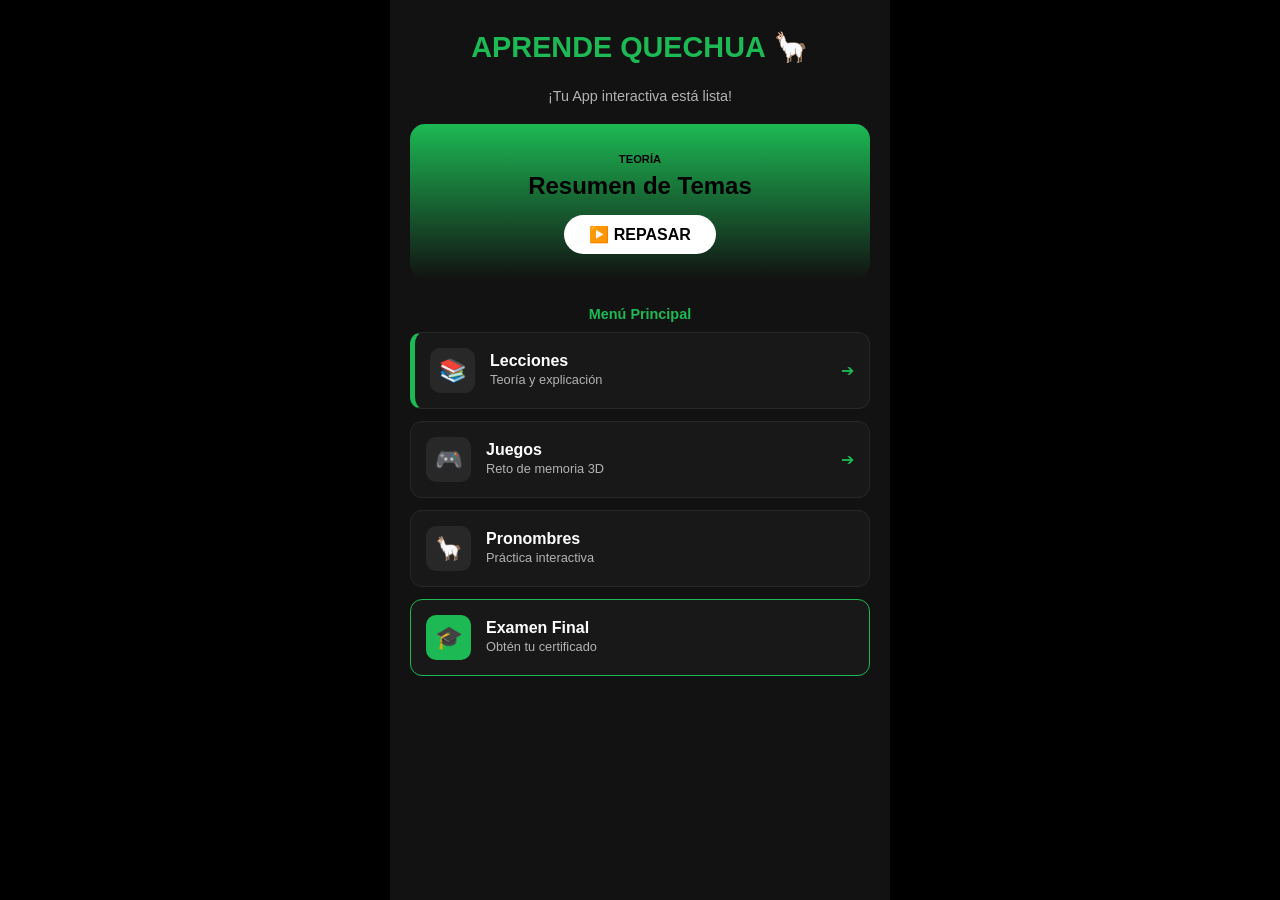
<file: index.html>
<!DOCTYPE html>
<html lang="es">
<head>
    <meta charset="UTF-8">
    <meta name="viewport" content="width=device-width, initial-scale=1.0, maximum-scale=1.0, user-scalable=no">
    <title>Aprende Quechua 🦙</title>
    
    <link rel="manifest" href="manifest.json">
    <meta name="theme-color" content="#1DB954">

    <style>
        body {
            background-color: #000000;
            color: #FFFFFF;
            font-family: 'Segoe UI', Roboto, sans-serif;
            margin: 0;
            display: flex;
            justify-content: center;
        }

        .contenedor {
            width: 100%;
            max-width: 500px;
            background-color: #121212;
            min-height: 100vh;
            padding: 20px;
            box-sizing: border-box;
            display: flex;
            flex-direction: column;
        }

        h1 { color: #1DB954; text-align: center; font-size: 1.8rem; margin: 10px 0; }
        p { color: #b3b3b3; text-align: center; font-size: 0.9rem; margin-bottom: 20px; }
        
        .link-caja { text-decoration: none; color: inherit; display: block; margin-bottom: 12px; }

        .banner-inicio {
            background: linear-gradient(180deg, #1DB954 0%, #121212 100%);
            padding: 25px;
            border-radius: 15px;
            text-align: center;
        }
        .banner-inicio h2 { color: #000; margin: 5px 0; font-size: 1.5rem; }
        .btn-blanco {
            display: inline-block;
            background: #fff;
            color: #000;
            padding: 10px 25px;
            border-radius: 20px;
            font-weight: bold;
            margin-top: 10px;
        }

        .tarjeta-item {
            display: flex;
            align-items: center;
            background-color: #181818;
            padding: 15px;
            border-radius: 12px;
            border: 1px solid #282828;
            transition: 0.2s;
        }
        .tarjeta-item:active { background-color: #282828; transform: scale(0.98); }

        .icono-caja {
            background-color: #282828;
            width: 45px; height: 45px;
            display: flex; align-items: center; justify-content: center;
            border-radius: 10px; font-size: 1.4rem; margin-right: 15px;
        }

        .info .nombre { display: block; font-weight: bold; font-size: 1rem; color: #fff; }
        .info .sub { font-size: 0.8rem; color: #b3b3b3; }

        .seccion-instalador {
            margin-top: auto;
            padding: 30px 0;
            text-align: center;
            border-top: 1px solid #282828;
        }

        .btn-instalar {
            background-color: #ffffff;
            color: #000;
            padding: 15px;
            border-radius: 50px;
            font-weight: bold;
            width: 100%;
            border: none;
            cursor: pointer;
            text-transform: uppercase;
            font-size: 0.85rem;
        }
    </style>
</head>
<body>

<div class="contenedor">
    <h1>APRENDE QUECHUA 🦙</h1>
    <p>¡Tu App interactiva está lista!</p>

    <a href="./lecciones.html" class="link-caja">
        <div class="banner-inicio">
            <span style="color:#000; font-size:0.7rem; font-weight:900;">TEORÍA</span>
            <h2>Resumen de Temas</h2>
            <div class="btn-blanco">▶️ REPASAR</div>
        </div>
    </a>

    <p style="color:#1DB954; font-weight:bold; margin-bottom:10px;">Menú Principal</p>

    <a href="./lecciones.html" class="link-caja">
        <div class="tarjeta-item" style="border-left: 5px solid #1DB954;">
            <div class="icono-caja">📚</div>
            <div class="info">
                <span class="nombre">Lecciones</span>
                <span class="sub">Teoría y explicación</span>
            </div>
            <span style="margin-left: auto; color: #1DB954;">➔</span>
        </div>
    </a>

    <a href="./juegos.html" class="link-caja">
        <div class="tarjeta-item">
            <div class="icono-caja">🎮</div>
            <div class="info">
                <span class="nombre">Juegos</span>
                <span class="sub">Reto de memoria 3D</span>
            </div>
            <span style="margin-left: auto; color: #1DB954;">➔</span>
        </div>
    </a>

    <a href="./pagina2.html" class="link-caja">
        <div class="tarjeta-item">
            <div class="icono-caja">🦙</div>
            <div class="info">
                <span class="nombre">Pronombres</span>
                <span class="sub">Práctica interactiva</span>
            </div>
        </div>
    </a>

    <a href="./pagina4.html" class="link-caja">
        <div class="tarjeta-item" style="border: 1px solid #1DB954;">
            <div class="icono-caja" style="background:#1DB954; color:#000;">🎓</div>
            <div class="info">
                <span class="nombre">Examen Final</span>
                <span class="sub">Obtén tu certificado</span>
            </div>
        </div>
    </a>

    <div class="seccion-instalador" id="install-area" style="display: none;">
        <button id="btn-instalar-pwa" class="btn-instalar">📲 INSTALAR APP LLAMA</button>
    </div>
</div>

<script>
    /* LÓGICA DEL INSTALADOR */
    let eventoInstalacion;
    const areaInstalacion = document.getElementById('install-area');
    const botonInstalar = document.getElementById('btn-instalar-pwa');

    window.addEventListener('beforeinstallprompt', (e) => {
        e.preventDefault();
        eventoInstalacion = e;
        areaInstalacion.style.display = 'block';
    });

    botonInstalar.addEventListener('click', async () => {
        if (eventoInstalacion) {
            eventoInstalacion.prompt();
            eventoInstalacion = null;
            areaInstalacion.style.display = 'none';
        }
    });
</script>

</body>
</html>
</script>

</body>
</html>
</file>
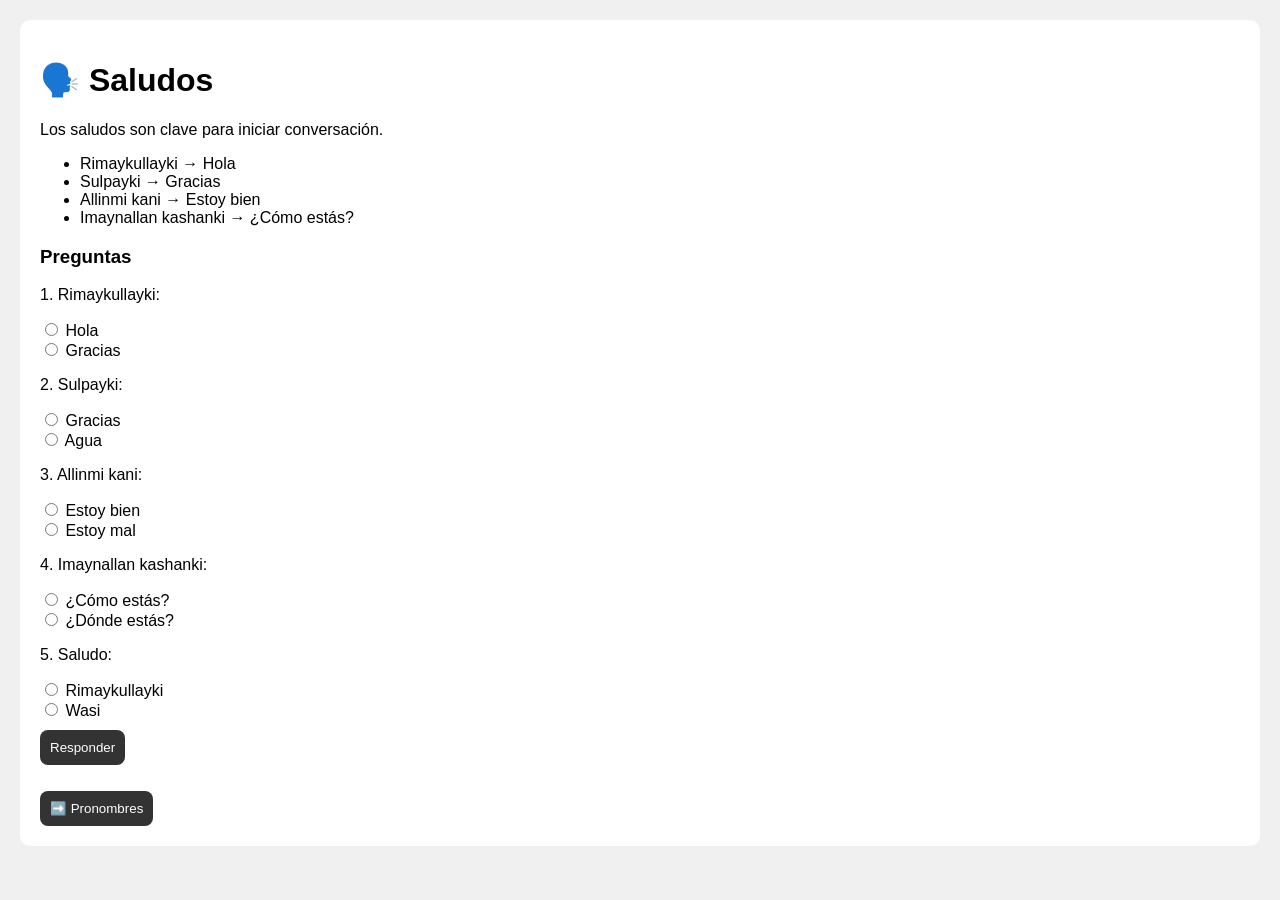
<file: 2 paginas.html>
<!DOCTYPE html>
<html lang="es">
<head>
<meta charset="UTF-8">
<title>Curso Quechua</title>

<style>
body { font-family: Arial; margin: 0; background: #f0f0f0; }
.pagina { display: none; padding: 20px; }
.activa { display: block; }
.contenedor { background: white; padding: 20px; border-radius: 10px; }
button { padding: 10px; margin-top: 10px; border: none; border-radius: 8px; background: #333; color: white; cursor:pointer;}
.resultado { font-weight: bold; margin-top: 10px; }

.carta {
  padding: 20px;
  background: #444;
  color: white;
  text-align: center;
  cursor: pointer;
  border-radius: 10px;
}
</style>
</head>

<body>

<!-- PAGINA 1 -->
<div id="pagina1" class="pagina activa">
<div class="contenedor">
<h1>🗣️ Saludos</h1>

<p>Los saludos son clave para iniciar conversación.</p>

<ul>
<li>Rimaykullayki → Hola</li>
<li>Sulpayki → Gracias</li>
<li>Allinmi kani → Estoy bien</li>
<li>Imaynallan kashanki → ¿Cómo estás?</li>
</ul>

<h3>Preguntas</h3>

<p>1. Rimaykullayki:</p>
<input type="radio" name="p1" value="b"> Hola<br>
<input type="radio" name="p1" value="a"> Gracias<br>

<p>2. Sulpayki:</p>
<input type="radio" name="p2" value="c"> Gracias<br>
<input type="radio" name="p2" value="a"> Agua<br>

<p>3. Allinmi kani:</p>
<input type="radio" name="p3" value="b"> Estoy bien<br>
<input type="radio" name="p3" value="a"> Estoy mal<br>

<p>4. Imaynallan kashanki:</p>
<input type="radio" name="p4" value="a"> ¿Cómo estás?<br>
<input type="radio" name="p4" value="b"> ¿Dónde estás?<br>

<p>5. Saludo:</p>
<input type="radio" name="p5" value="b"> Rimaykullayki<br>
<input type="radio" name="p5" value="a"> Wasi<br>

<button onclick="verificar1()">Responder</button>
<p id="res1" class="resultado"></p>

<button onclick="irPagina(2)">➡️ Pronombres</button>
</div>
</div>

<!-- PAGINA 2 -->
<div id="pagina2" class="pagina">
<div class="contenedor">
<h1>👤 Pronombres</h1>

<ul>
<li>Ñuqa → Yo</li>
<li>Qam → Tú</li>
<li>Pay → Él/Ella</li>
<li>Ñuqanchik → Nosotros</li>
</ul>

<h3>Preguntas</h3>

<p>6. Ñuqa:</p>
<input type="radio" name="p6" value="a"> Yo<br>
<input type="radio" name="p6" value="b"> Tú<br>

<p>7. Qam:</p>
<input type="radio" name="p7" value="b"> Tú<br>
<input type="radio" name="p7" value="a"> Yo<br>

<p>8. Pay:</p>
<input type="radio" name="p8" value="c"> Él/Ella<br>
<input type="radio" name="p8" value="a"> Yo<br>

<p>9. Ñuqanchik:</p>
<input type="radio" name="p9" value="a"> Nosotros<br>
<input type="radio" name="p9" value="b"> Tú<br>

<p>10. Tú:</p>
<input type="radio" name="p10" value="b"> Qam<br>
<input type="radio" name="p10" value="a"> Ñuqa<br>

<button onclick="verificar2()">Responder</button>
<p id="res2" class="resultado"></p>

<button onclick="irPagina(1)">⬅️ Volver</button>
<button onclick="irPagina(3)">➡️ Examen</button>
</div>
</div>

<!-- PAGINA 3 -->
<div id="pagina3" class="pagina">
<div class="contenedor">
<h1>📝 Examen Final</h1>

<form>

<p>1. Rimaykullayki:</p>
<input type="radio" name="e1" value="b"> Hola<br>
<input type="radio" name="e1" value="a"> Gracias<br>

<p>2. Sulpayki:</p>
<input type="radio" name="e2" value="c"> Gracias<br>
<input type="radio" name="e2" value="a"> Agua<br>

<p>3. Allinmi kani:</p>
<input type="radio" name="e3" value="b"> Estoy bien<br>
<input type="radio" name="e3" value="a"> Estoy mal<br>

<p>4. Imaynallan kashanki:</p>
<input type="radio" name="e4" value="a"> ¿Cómo estás?<br>
<input type="radio" name="e4" value="b"> ¿Dónde estás?<br>

<p>5. Saludo:</p>
<input type="radio" name="e5" value="b"> Rimaykullayki<br>
<input type="radio" name="e5" value="a"> Wasi<br>

<p>6. Ñuqa:</p>
<input type="radio" name="e6" value="a"> Yo<br>
<input type="radio" name="e6" value="b"> Tú<br>

<p>7. Qam:</p>
<input type="radio" name="e7" value="b"> Tú<br>
<input type="radio" name="e7" value="a"> Yo<br>

<p>8. Pay:</p>
<input type="radio" name="e8" value="c"> Él/Ella<br>
<input type="radio" name="e8" value="a"> Yo<br>

<p>9. Ñuqanchik:</p>
<input type="radio" name="e9" value="a"> Nosotros<br>
<input type="radio" name="e9" value="b"> Tú<br>

<p>10. Tú:</p>
<input type="radio" name="e10" value="b"> Qam<br>
<input type="radio" name="e10" value="a"> Ñuqa<br>

<button type="button" onclick="examen()">Finalizar</button>
</form>

<p id="resFinal" class="resultado"></p>

<button onclick="irPagina(2)">⬅️ Volver</button>
<button onclick="irPagina(4)">🎮 Juego</button>

</div>
</div>

<!-- PAGINA 4 -->
<div id="pagina4" class="pagina">
<div class="contenedor">
<h1>🃏 Juego de Memoria</h1>

<div id="tablero" style="display:grid;grid-template-columns:repeat(4,1fr);gap:10px;"></div>

<p id="estadoJuego" class="resultado"></p>

<button onclick="iniciarJuego()">🔄 Reiniciar</button>
<button onclick="irPagina(3)">⬅️ Volver</button>

</div>
</div>

<script>

// navegación
function irPagina(n){
document.querySelectorAll(".pagina").forEach(p=>p.classList.remove("activa"));
document.getElementById("pagina"+n).classList.add("activa");
if(n===4) iniciarJuego();
}

// verificar
function verificar1(){
let c=["b","c","b","a","b"], n=["p1","p2","p3","p4","p5"], p=0;
n.forEach((x,i)=>document.getElementsByName(x).forEach(o=>{if(o.checked&&o.value===c[i])p++;}));
res1.innerHTML="Resultado: "+p+"/5";
}

function verificar2(){
let c=["a","b","c","a","b"], n=["p6","p7","p8","p9","p10"], p=0;
n.forEach((x,i)=>document.getElementsByName(x).forEach(o=>{if(o.checked&&o.value===c[i])p++;}));
res2.innerHTML="Resultado: "+p+"/5";
}

// examen
function examen(){
let c=["b","c","b","a","b","a","b","c","a","b"], p=0;
for(let i=1;i<=10;i++){
document.getElementsByName("e"+i).forEach(o=>{if(o.checked&&o.value===c[i-1])p++;});
}
resFinal.innerHTML="Puntaje final: "+p+"/10";
}

// juego memoria
let base=[
["Rimaykullayki","Hola"],
["Sulpayki","Gracias"],
["Allinmi kani","Estoy bien"],
["Imaynallan kashanki","¿Cómo estás?"],
["Ñuqa","Yo"],
["Qam","Tú"],
["Pay","Él/Ella"],
["Ñuqanchik","Nosotros"]
];

let cartas=[], sel=[], lock=false, aciertos=0;

function iniciarJuego(){
let t=document.getElementById("tablero");
t.innerHTML="";
cartas=[]; sel=[]; lock=false; aciertos=0;

base.forEach(p=>{
cartas.push({t:p[0],par:p[1]});
cartas.push({t:p[1],par:p[0]});
});

cartas.sort(()=>Math.random()-0.5);

cartas.forEach(c=>{
let d=document.createElement("div");
d.className="carta";
d.innerHTML="❓";
d.dataset.t=c.t;
d.dataset.par=c.par;
d.onclick=()=>voltear(d);
t.appendChild(d);
});

estadoJuego.innerHTML="Encuentra los pares";
}

function voltear(c){
if(lock||c.innerHTML!=="❓") return;

c.innerHTML=c.dataset.t;
sel.push(c);

if(sel.length===2){
lock=true;
let[a,b]=sel;

if(a.dataset.par===b.dataset.t){
aciertos++;
estadoJuego.innerHTML="✅ "+aciertos+"/8";
sel=[]; lock=false;
if(aciertos===8) estadoJuego.innerHTML="🏆 Ganaste!";
}else{
setTimeout(()=>{
a.innerHTML="❓"; b.innerHTML="❓";
sel=[]; lock=false;
},800);
}
}
}

</script>

</body>
</html>
</file>
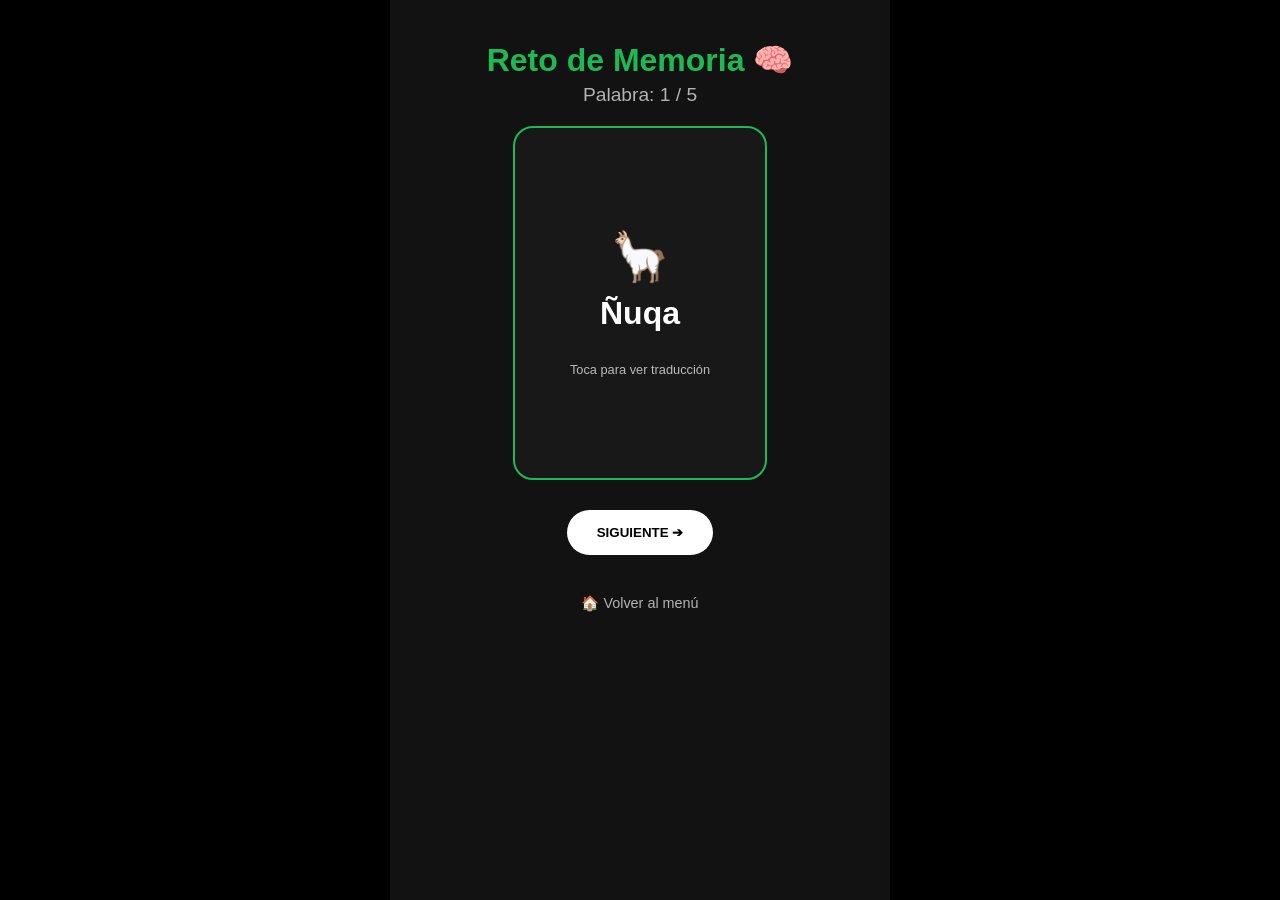
<file: juegos.html>
<!DOCTYPE html>
<html lang="es">
<head>
    <meta charset="UTF-8">
    <meta name="viewport" content="width=device-width, initial-scale=1.0, maximum-scale=1.0, user-scalable=no">
    <title>Juegos Quechua 🎮</title>
    <style>
        body { background-color: #000; color: #fff; font-family: 'Segoe UI', sans-serif; margin: 0; display: flex; justify-content: center; }
        .contenedor { width: 100%; max-width: 500px; background-color: #121212; min-height: 100vh; padding: 20px; box-sizing: border-box; text-align: center; }
        
        h1 { color: #1DB954; margin-bottom: 5px; }
        .puntos { font-size: 1.2rem; margin-bottom: 20px; color: #b3b3b3; }

        /* ESTILO DE LA CARTA */
        .area-juego { display: flex; justify-content: center; align-items: center; min-height: 300px; }
        
        .carta {
            width: 250px; height: 350px;
            background-color: #181818;
            border: 2px solid #1DB954;
            border-radius: 20px;
            display: flex;
            flex-direction: column;
            justify-content: center;
            align-items: center;
            cursor: pointer;
            transition: transform 0.6s;
            transform-style: preserve-3d;
            position: relative;
        }

        .carta.volteada { transform: rotateY(180deg); }

        .cara {
            position: absolute;
            width: 100%; height: 100%;
            backface-visibility: hidden;
            display: flex;
            flex-direction: column;
            justify-content: center;
            align-items: center;
            border-radius: 18px;
        }

        .cara-atras { background-color: #1DB954; color: #000; transform: rotateY(180deg); }

        .palabra { font-size: 2rem; font-weight: bold; margin: 10px; }
        .instruccion { font-size: 0.8rem; opacity: 0.7; margin-top: 20px; }

        .btn-siguiente {
            background-color: #fff; color: #000;
            padding: 15px 30px; border-radius: 50px;
            font-weight: bold; text-decoration: none;
            display: inline-block; margin-top: 30px;
            cursor: pointer; border: none;
        }

        .btn-volver { display: block; color: #b3b3b3; text-decoration: none; margin-top: 40px; font-size: 0.9rem; }
    </style>
</head>
<body>

<div class="contenedor">
    <h1>Reto de Memoria 🧠</h1>
    <div class="puntos">Palabra: <span id="num-pregunta">1</span> / 5</div>

    <div class="area-juego">
        <div class="carta" id="card" onclick="voltearCarta()">
            <div class="cara cara-frente">
                <span style="font-size: 3rem;">🦙</span>
                <div class="palabra" id="txt-quechua">Ñuqa</div>
                <div class="instruccion">Toca para ver traducción</div>
            </div>
            <div class="cara cara-atras">
                <span style="font-size: 3rem;">✨</span>
                <div class="palabra" id="txt-espanol">Yo</div>
                <div class="instruccion">¡Muy bien!</div>
            </div>
        </div>
    </div>

    <button class="btn-siguiente" onclick="siguientePalabra()">SIGUIENTE ➔</button>

    <a href="index.html" class="btn-volver">🏠 Volver al menú</a>
</div>

<script>
    const datos = [
        { q: "Ñuqa", e: "Yo" },
        { q: "Allillanchu?", e: "¿Cómo estás?" },
        { q: "Paykuna", e: "Ellos / Ellas" },
        { q: "Sulpayki", e: "Gracias" },
        { q: "Tupananchikkama", e: "Hasta pronto" }
    ];

    let indice = 0;
    const card = document.getElementById('card');
    const txtQuechua = document.getElementById('txt-quechua');
    const txtEspanol = document.getElementById('txt-espanol');
    const numPregunta = document.getElementById('num-pregunta');

    function voltearCarta() {
        card.classList.toggle('volteada');
    }

    function siguientePalabra() {
        // Primero volteamos la carta a su estado original si estaba de espaldas
        card.classList.remove('volteada');
        
        setTimeout(() => {
            indice++;
            if (indice >= datos.length) {
                indice = 0; // Reinicia el juego
                alert("¡Felicidades Luis! Completaste el repaso.");
            }
            
            // Actualizar textos
            txtQuechua.innerText = datos[indice].q;
            txtEspanol.innerText = datos[indice].e;
            numPregunta.innerText = indice + 1;
        }, 300);
    }
</script>

</body>
</html>
</file>
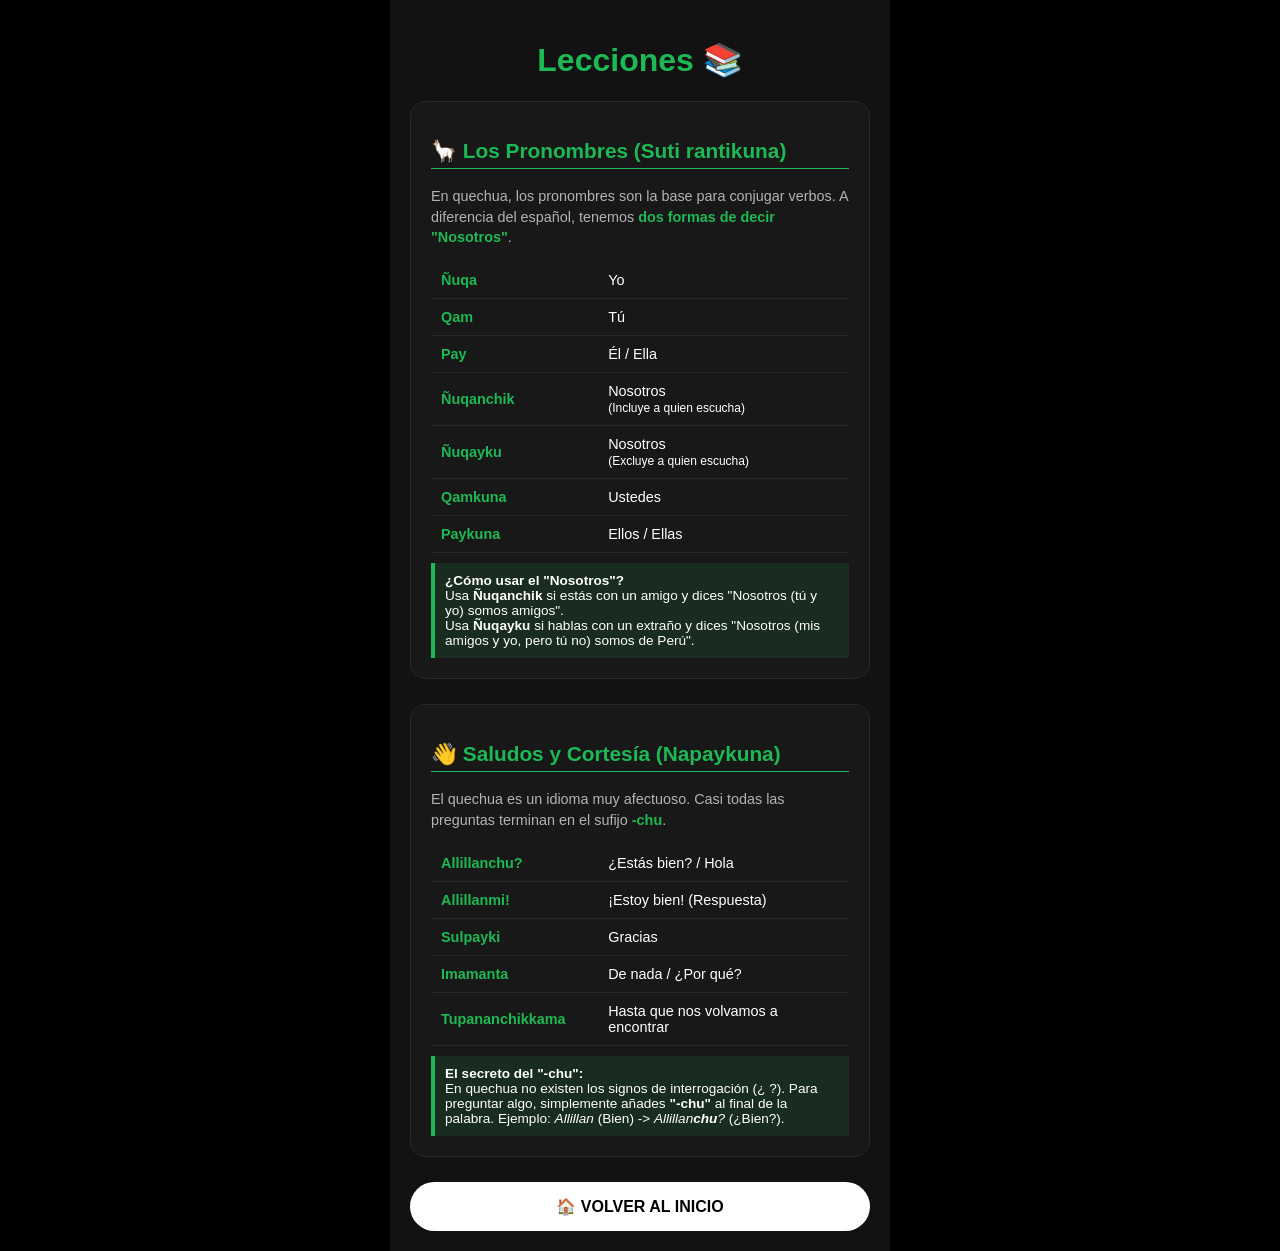
<file: lecciones.html>
<!DOCTYPE html>
<html lang="es">
<head>
    <meta charset="UTF-8">
    <meta name="viewport" content="width=device-width, initial-scale=1.0, maximum-scale=1.0, user-scalable=no">
    <title>Lecciones Detalladas 📚</title>
    <style>
        body { background-color: #000; color: #fff; font-family: 'Segoe UI', sans-serif; margin: 0; display: flex; justify-content: center; }
        .contenedor { width: 100%; max-width: 500px; background-color: #121212; min-height: 100vh; padding: 20px; box-sizing: border-box; }
        
        h1 { color: #1DB954; text-align: center; }
        .tema-card { background: #181818; padding: 20px; border-radius: 15px; margin-bottom: 25px; border: 1px solid #282828; }
        h2 { color: #1DB954; font-size: 1.3rem; border-bottom: 1px solid #1DB954; padding-bottom: 5px; }
        
        .explicacion { font-size: 0.9rem; color: #b3b3b3; line-height: 1.4; margin-bottom: 15px; }
        .resaltado { color: #1DB954; font-weight: bold; }
        
        table { width: 100%; border-collapse: collapse; margin-top: 10px; }
        td { padding: 10px; border-bottom: 1px solid #282828; font-size: 0.9rem; }
        .q { color: #1DB954; font-weight: bold; width: 40%; }

        .nota-importante { background: #1db95420; border-left: 4px solid #1DB954; padding: 10px; font-size: 0.85rem; margin-top: 10px; }
        
        .btn-volver { display: block; text-align: center; background: #fff; color: #000; padding: 15px; border-radius: 50px; text-decoration: none; font-weight: bold; margin-top: 20px; }
    </style>
</head>
<body>

<div class="contenedor">
    <h1>Lecciones 📚</h1>

    <div class="tema-card">
        <h2>🦙 Los Pronombres (Suti rantikuna)</h2>
        <p class="explicacion">En quechua, los pronombres son la base para conjugar verbos. A diferencia del español, tenemos <span class="resaltado">dos formas de decir "Nosotros"</span>.</p>
        
        <table>
            <tr><td class="q">Ñuqa</td><td>Yo</td></tr>
            <tr><td class="q">Qam</td><td>Tú</td></tr>
            <tr><td class="q">Pay</td><td>Él / Ella</td></tr>
            <tr><td class="q">Ñuqanchik</td><td>Nosotros <br><small>(Incluye a quien escucha)</small></td></tr>
            <tr><td class="q">Ñuqayku</td><td>Nosotros <br><small>(Excluye a quien escucha)</small></td></tr>
            <tr><td class="q">Qamkuna</td><td>Ustedes</td></tr>
            <tr><td class="q">Paykuna</td><td>Ellos / Ellas</td></tr>
        </table>

        <div class="nota-importante">
            <strong>¿Cómo usar el "Nosotros"?</strong><br>
            Usa <b>Ñuqanchik</b> si estás con un amigo y dices "Nosotros (tú y yo) somos amigos".<br>
            Usa <b>Ñuqayku</b> si hablas con un extraño y dices "Nosotros (mis amigos y yo, pero tú no) somos de Perú".
        </div>
    </div>

    <div class="tema-card">
        <h2>👋 Saludos y Cortesía (Napaykuna)</h2>
        <p class="explicacion">El quechua es un idioma muy afectuoso. Casi todas las preguntas terminan en el sufijo <span class="resaltado">-chu</span>.</p>
        
        <table>
            <tr><td class="q">Allillanchu?</td><td>¿Estás bien? / Hola</td></tr>
            <tr><td class="q">Allillanmi!</td><td>¡Estoy bien! (Respuesta)</td></tr>
            <tr><td class="q">Sulpayki</td><td>Gracias</td></tr>
            <tr><td class="q">Imamanta</td><td>De nada / ¿Por qué?</td></tr>
            <tr><td class="q">Tupananchikkama</td><td>Hasta que nos volvamos a encontrar</td></tr>
        </table>

        <div class="nota-importante">
            <strong>El secreto del "-chu":</strong><br>
            En quechua no existen los signos de interrogación (¿ ?). Para preguntar algo, simplemente añades <b>"-chu"</b> al final de la palabra. 
            Ejemplo: <i>Allillan</i> (Bien) -> <i>Allillan<b>chu</b>?</i> (¿Bien?).
        </div>
    </div>

    <a href="index.html" class="btn-volver">🏠 VOLVER AL INICIO</a>
</div>

</body>
</html>
</file>
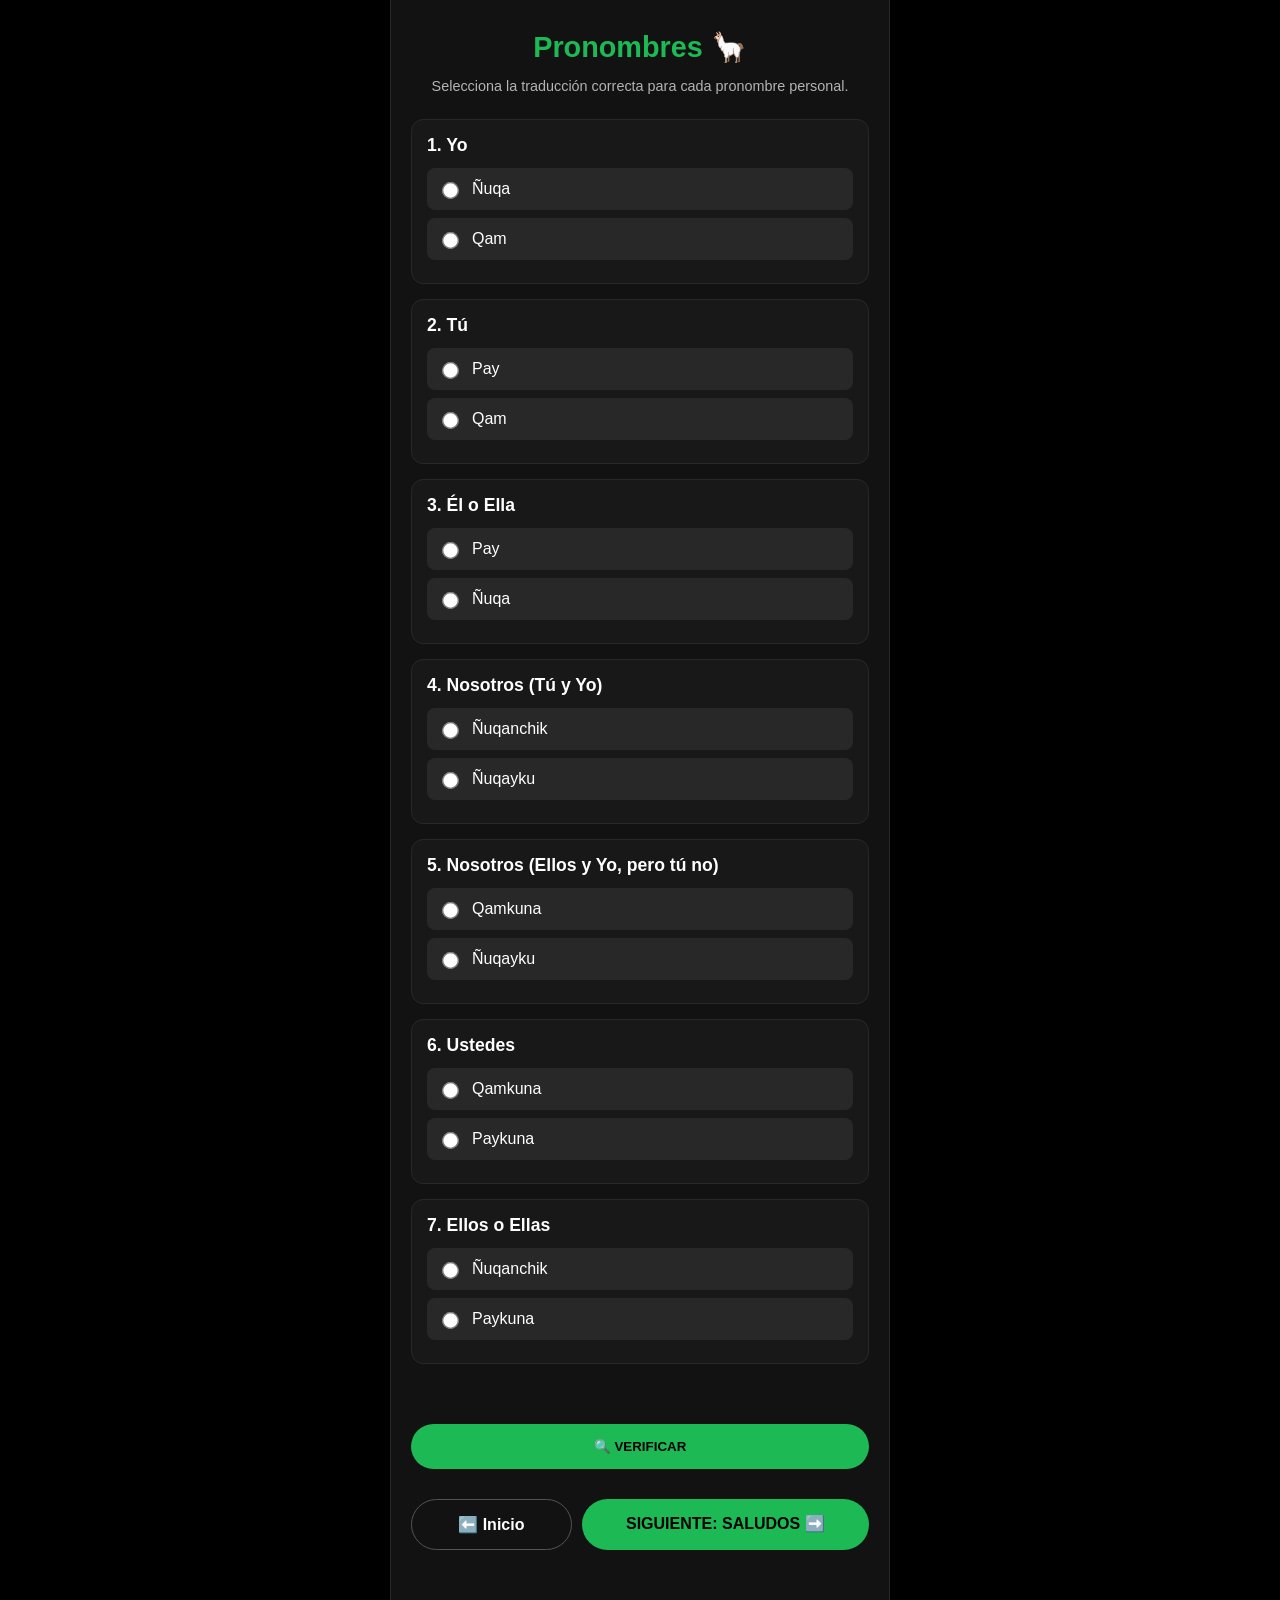
<file: pagina2.html>
<!DOCTYPE html>
<html lang="es">
<head>
    <meta charset="UTF-8">
    <meta name="viewport" content="width=device-width, initial-scale=1.0">
    <title>Lección 1: Pronombres - Aprende Quechua 🦙</title>
    <style>
        /* --- CSS INTEGRADO ESTILO APP --- */
        body {
            background-color: #000000;
            color: #FFFFFF;
            font-family: 'Segoe UI', Arial, sans-serif;
            margin: 0;
            display: flex;
            justify-content: center;
        }

        .contenedor {
            width: 100%;
            max-width: 500px;
            background-color: #121212;
            min-height: 100vh;
            padding: 20px;
            box-sizing: border-box;
            border-left: 1px solid #282828;
            border-right: 1px solid #282828;
        }

        h1 { color: #1DB954; text-align: center; font-size: 1.8rem; margin: 10px 0; }
        .instruccion { color: #b3b3b3; text-align: center; font-size: 0.9rem; margin-bottom: 25px; }

        /* TARJETAS DE PREGUNTAS */
        .tarjeta-pregunta {
            background-color: #181818;
            padding: 15px;
            border-radius: 12px;
            margin-bottom: 15px;
            border: 1px solid #282828;
        }

        .pregunta-texto {
            display: block;
            font-weight: bold;
            color: #FFFFFF;
            margin-bottom: 12px;
            font-size: 1.1rem;
        }

        /* OPCIONES */
        .opcion-item {
            display: flex;
            align-items: center;
            background-color: #282828;
            padding: 12px;
            border-radius: 8px;
            margin-bottom: 8px;
            cursor: pointer;
            transition: 0.2s;
        }

        .opcion-item:hover { background-color: #333; }

        input[type="radio"] {
            margin-right: 15px;
            accent-color: #1DB954;
            transform: scale(1.3);
        }

        /* NAVEGACIÓN Y FEEDBACK */
        #feedback-texto {
            text-align: center;
            font-weight: bold;
            margin: 20px 0;
            min-height: 1.2rem;
        }

        .controles-footer {
            margin-top: 20px;
            display: flex;
            gap: 10px;
            padding-bottom: 40px;
        }

        .btn-principal {
            flex: 2; background-color: #1DB954; color: #000;
            text-align: center; padding: 15px; border-radius: 50px;
            font-weight: bold; text-transform: uppercase; text-decoration: none; border: none; cursor: pointer;
        }

        .btn-secundario {
            flex: 1; background-color: transparent; color: #FFF;
            border: 1px solid #535353; text-align: center;
            padding: 15px; border-radius: 50px; font-weight: bold; text-decoration: none;
        }
    </style>
</head>
<body>

<div class="contenedor">
    <h1>Pronombres 🦙</h1>
    <p class="instruccion">Selecciona la traducción correcta para cada pronombre personal.</p>

    <div class="tarjeta-pregunta">
        <span class="pregunta-texto">1. Yo</span>
        <label class="opcion-item"><input type="radio" name="p1" value="correcto"> <span>Ñuqa</span></label>
        <label class="opcion-item"><input type="radio" name="p1" value="incorrecto"> <span>Qam</span></label>
    </div>

    <div class="tarjeta-pregunta">
        <span class="pregunta-texto">2. Tú</span>
        <label class="opcion-item"><input type="radio" name="p2" value="incorrecto"> <span>Pay</span></label>
        <label class="opcion-item"><input type="radio" name="p2" value="correcto"> <span>Qam</span></label>
    </div>

    <div class="tarjeta-pregunta">
        <span class="pregunta-texto">3. Él o Ella</span>
        <label class="opcion-item"><input type="radio" name="p3" value="correcto"> <span>Pay</span></label>
        <label class="opcion-item"><input type="radio" name="p3" value="incorrecto"> <span>Ñuqa</span></label>
    </div>

    <div class="tarjeta-pregunta">
        <span class="pregunta-texto">4. Nosotros (Tú y Yo)</span>
        <label class="opcion-item"><input type="radio" name="p4" value="correcto"> <span>Ñuqanchik</span></label>
        <label class="opcion-item"><input type="radio" name="p4" value="incorrecto"> <span>Ñuqayku</span></label>
    </div>

    <div class="tarjeta-pregunta">
        <span class="pregunta-texto">5. Nosotros (Ellos y Yo, pero tú no)</span>
        <label class="opcion-item"><input type="radio" name="p5" value="incorrecto"> <span>Qamkuna</span></label>
        <label class="opcion-item"><input type="radio" name="p5" value="correcto"> <span>Ñuqayku</span></label>
    </div>

    <div class="tarjeta-pregunta">
        <span class="pregunta-texto">6. Ustedes</span>
        <label class="opcion-item"><input type="radio" name="p6" value="correcto"> <span>Qamkuna</span></label>
        <label class="opcion-item"><input type="radio" name="p6" value="incorrecto"> <span>Paykuna</span></label>
    </div>

    <div class="tarjeta-pregunta">
        <span class="pregunta-texto">7. Ellos o Ellas</span>
        <label class="opcion-item"><input type="radio" name="p7" value="incorrecto"> <span>Ñuqanchik</span></label>
        <label class="opcion-item"><input type="radio" name="p7" value="correcto"> <span>Paykuna</span></label>
    </div>

    <div id="feedback-texto"></div>

    <button onclick="verificar()" class="btn-principal" style="width: 100%; margin-bottom: 10px;">🔍 Verificar</button>

    <div class="controles-footer">
        <a href="index.html" class="btn-secundario">⬅️ Inicio</a>
        <a href="pagina3.html" class="btn-principal">Siguiente: Saludos ➡️</a>
    </div>
</div>

<script>
function verificar() {
    let aciertos = 0;
    const total = 7;
    for(let i=1; i<=total; i++) {
        const r = document.querySelector(`input[name="p${i}"]:checked`);
        if(r && r.value === "correcto") aciertos++;
    }
    const f = document.getElementById('feedback-texto');
    if(aciertos === total) {
        f.innerHTML = "✅ ¡Perfecto! Dominas los pronombres.";
        f.style.color = "#1DB954";
    } else {
        f.innerHTML = `⚠️ Tienes ${aciertos} de ${total} correctas. ¡Sigue practicando!`;
        f.style.color = "#FFD700";
    }
}
</script>

</body>
</html>
</file>
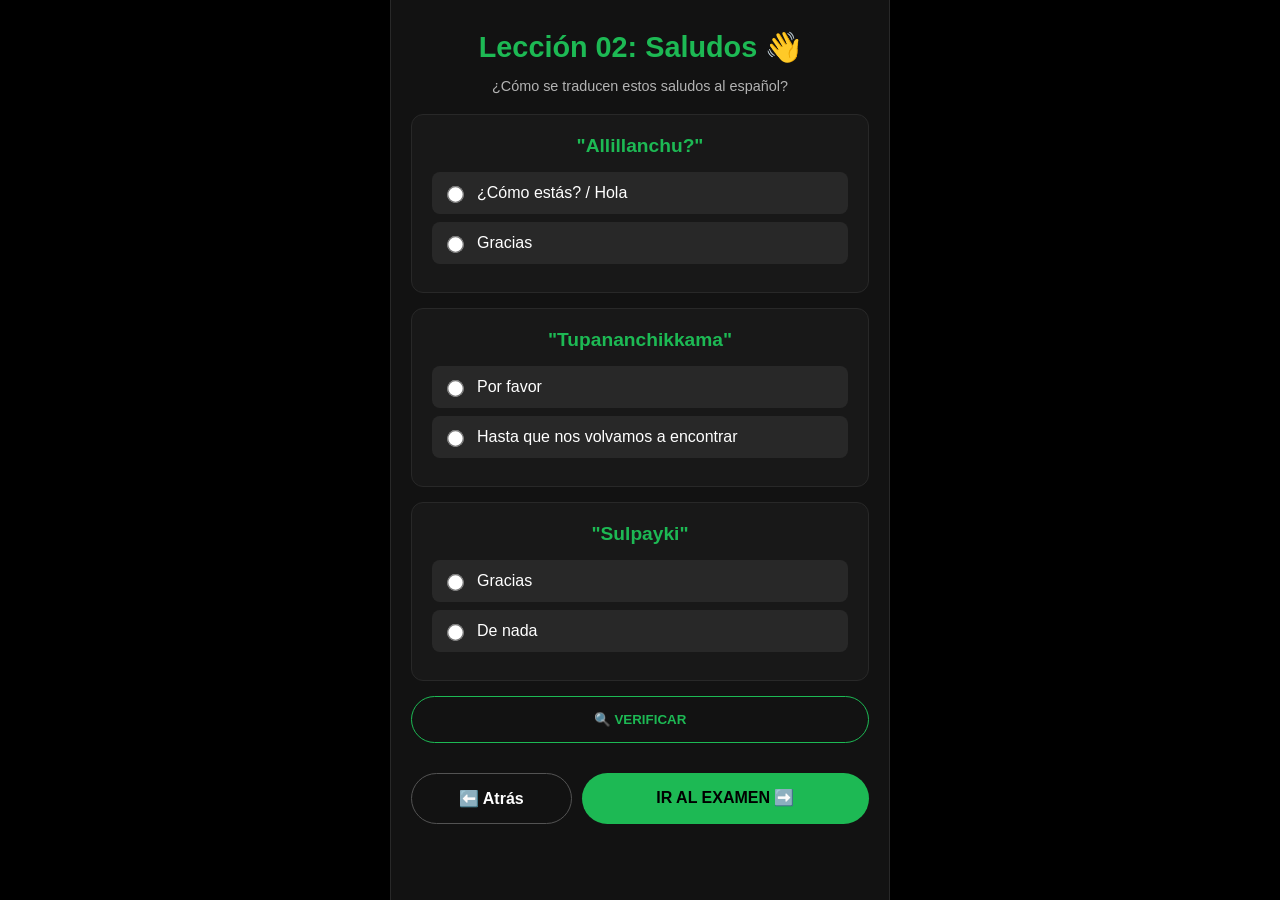
<file: pagina3.html>
<!DOCTYPE html>
<html lang="es">
<head>
    <meta charset="UTF-8">
    <meta name="viewport" content="width=device-width, initial-scale=1.0">
    <title>Lección 2: Saludos - Aprende Quechua 🦙</title>
    <style>
        /* --- CSS INTEGRADO ESTILO APP --- */
        body {
            background-color: #000000;
            color: #FFFFFF;
            font-family: 'Segoe UI', Arial, sans-serif;
            margin: 0;
            display: flex;
            justify-content: center;
        }

        .contenedor {
            width: 100%;
            max-width: 500px;
            background-color: #121212;
            min-height: 100vh;
            padding: 20px;
            box-sizing: border-box;
            border-left: 1px solid #282828;
            border-right: 1px solid #282828;
        }

        h1 { color: #1DB954; text-align: center; font-size: 1.8rem; margin: 10px 0; }
        p { color: #b3b3b3; text-align: center; font-size: 0.9rem; margin-bottom: 20px; }

        /* TARJETAS DE PRÁCTICA */
        .tarjeta-saludo {
            background-color: #181818;
            padding: 20px;
            border-radius: 12px;
            margin-bottom: 15px;
            border: 1px solid #282828;
        }

        .quechua-word {
            display: block;
            font-size: 1.2rem;
            font-weight: bold;
            color: #1DB954;
            margin-bottom: 15px;
            text-align: center;
        }

        /* OPCIONES */
        .opcion-item {
            display: flex;
            align-items: center;
            background-color: #282828;
            padding: 12px;
            border-radius: 8px;
            margin-bottom: 8px;
            cursor: pointer;
            transition: 0.3s;
        }

        .opcion-item:hover { background-color: #333; }

        input[type="radio"] {
            margin-right: 15px;
            accent-color: #1DB954;
            transform: scale(1.3);
        }

        /* NAVEGACIÓN */
        .controles-footer {
            margin-top: 30px;
            display: flex;
            gap: 10px;
            padding-bottom: 40px;
        }

        .btn-principal {
            flex: 2; background-color: #1DB954; color: #000;
            text-align: center; padding: 15px; border-radius: 50px;
            font-weight: bold; text-transform: uppercase; text-decoration: none;
        }

        .btn-secundario {
            flex: 1; background-color: transparent; color: #FFF;
            border: 1px solid #535353; text-align: center;
            padding: 15px; border-radius: 50px; font-weight: bold; text-decoration: none;
        }

        #feedback-saludos {
            text-align: center;
            font-weight: bold;
            margin: 15px 0;
        }
    </style>
</head>
<body>

<div class="contenedor">
    <h1>Lección 02: Saludos 👋</h1>
    <p>¿Cómo se traducen estos saludos al español?</p>

    <div class="tarjeta-saludo">
        <span class="quechua-word">"Allillanchu?"</span>
        <label class="opcion-item"><input type="radio" name="s1" value="correcto"> <span>¿Cómo estás? / Hola</span></label>
        <label class="opcion-item"><input type="radio" name="s1" value="incorrecto"> <span>Gracias</span></label>
    </div>

    <div class="tarjeta-saludo">
        <span class="quechua-word">"Tupananchikkama"</span>
        <label class="opcion-item"><input type="radio" name="s2" value="incorrecto"> <span>Por favor</span></label>
        <label class="opcion-item"><input type="radio" name="s2" value="correcto"> <span>Hasta que nos volvamos a encontrar</span></label>
    </div>

    <div class="tarjeta-saludo">
        <span class="quechua-word">"Sulpayki"</span>
        <label class="opcion-item"><input type="radio" name="s3" value="correcto"> <span>Gracias</span></label>
        <label class="opcion-item"><input type="radio" name="s3" value="incorrecto"> <span>De nada</span></label>
    </div>

    <div id="feedback-saludos"></div>

    <div style="text-align: center;">
        <button onclick="revisarSaludos()" class="btn-secundario" style="width: 100%; border-color: #1DB954; color: #1DB954;">🔍 VERIFICAR</button>
    </div>

    <div class="controles-footer">
        <a href="pagina2.html" class="btn-secundario">⬅️ Atrás</a>
        <a href="pagina4.html" class="btn-principal">Ir al Examen ➡️</a>
    </div>
</div>

<script>
function revisarSaludos() {
    let aciertos = 0;
    const total = 3;
    for(let i=1; i<=total; i++) {
        const r = document.querySelector(`input[name="s${i}"]:checked`);
        if(r && r.value === "correcto") aciertos++;
    }
    const f = document.getElementById('feedback-saludos');
    if(aciertos === total) {
        f.innerHTML = "✅ ¡Allinmi! Ya conoces los saludos básicos.";
        f.style.color = "#1DB954";
    } else {
        f.innerHTML = `⚠️ Tienes ${aciertos} de ${total}. ¡Revisa de nuevo!`;
        f.style.color = "#FFD700";
    }
}
</script>

</body>
</html>
</file>
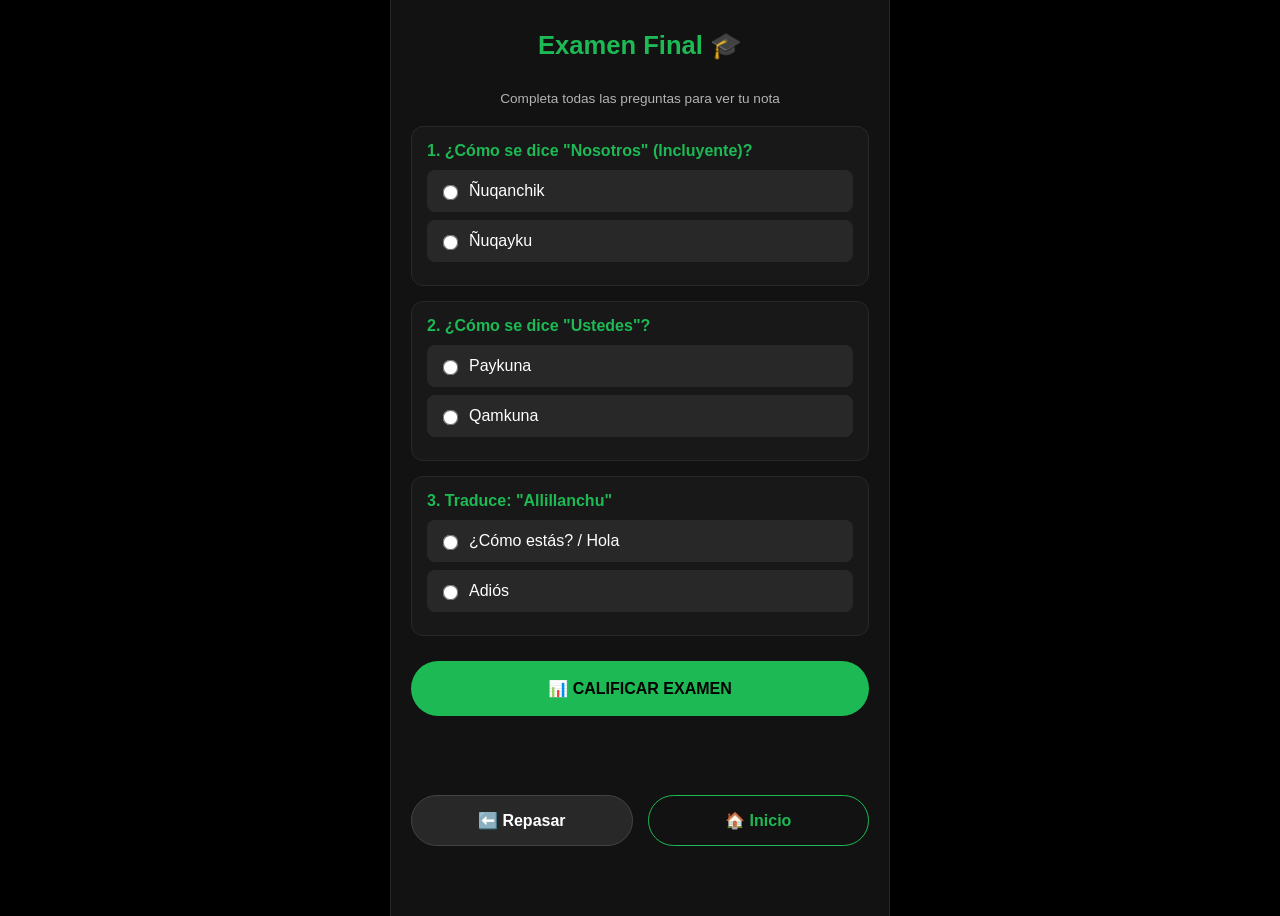
<file: pagina4.html>
<!DOCTYPE html>
<html lang="es">
<head>
    <meta charset="UTF-8">
    <meta name="viewport" content="width=device-width, initial-scale=1.0">
    <title>Examen Final - Aprende Quechua 🎓</title>
    <style>
        body {
            background-color: #000000;
            color: #FFFFFF;
            font-family: 'Segoe UI', Arial, sans-serif;
            margin: 0;
            display: flex;
            justify-content: center;
        }

        .contenedor {
            width: 100%;
            max-width: 500px;
            background-color: #121212;
            min-height: 100vh;
            padding: 20px;
            box-sizing: border-box;
            border-left: 1px solid #282828;
            border-right: 1px solid #282828;
            display: flex;
            flex-direction: column;
        }

        h1 { color: #1DB954; text-align: center; font-size: 1.6rem; margin-top: 10px; }
        .subtitulo { color: #b3b3b3; text-align: center; font-size: 0.85rem; margin-bottom: 20px; }

        /* RESULTADO ARRIBA */
        #resultado {
            text-align: center;
            padding: 15px;
            border-radius: 10px;
            margin-bottom: 20px;
            display: none;
            font-weight: bold;
            font-size: 1.1rem;
        }

        .tarjeta-examen {
            background-color: #181818;
            padding: 15px;
            border-radius: 12px;
            margin-bottom: 15px;
            border: 1px solid #282828;
        }

        .pregunta-titulo {
            display: block;
            font-weight: bold;
            color: #1DB954;
            margin-bottom: 10px;
        }

        .opcion-item {
            display: flex;
            align-items: center;
            background-color: #282828;
            padding: 12px;
            border-radius: 8px;
            margin-bottom: 8px;
            cursor: pointer;
        }

        input[type="radio"] {
            margin-right: 12px;
            accent-color: #1DB954;
            transform: scale(1.2);
        }

        /* BOTONES DE ACCIÓN */
        .btn-calificar {
            background-color: #1DB954;
            color: #000;
            width: 100%;
            padding: 18px;
            border-radius: 50px;
            font-weight: bold;
            border: none;
            cursor: pointer;
            font-size: 1rem;
            margin: 10px 0 30px 0;
            text-transform: uppercase;
        }

        .controles-navegacion {
            display: flex;
            gap: 15px;
            padding-bottom: 50px;
            margin-top: 20px;
        }

        .btn-nav {
            flex: 1;
            background-color: #282828;
            color: #fff;
            text-align: center;
            padding: 15px;
            border-radius: 50px;
            text-decoration: none;
            font-weight: bold;
            border: 1px solid #444;
        }

        .btn-inicio {
            background-color: transparent;
            border: 1px solid #1DB954;
            color: #1DB954;
        }
    </style>
</head>
<body>

<div class="contenedor">
    <h1>Examen Final 🎓</h1>
    <p class="subtitulo">Completa todas las preguntas para ver tu nota</p>

    <div id="resultado"></div>

    <div class="tarjeta-examen">
        <span class="pregunta-titulo">1. ¿Cómo se dice "Nosotros" (Incluyente)?</span>
        <label class="opcion-item"><input type="radio" name="p1" value="c"> <span>Ñuqanchik</span></label>
        <label class="opcion-item"><input type="radio" name="p1" value="i"> <span>Ñuqayku</span></label>
    </div>

    <div class="tarjeta-examen">
        <span class="pregunta-titulo">2. ¿Cómo se dice "Ustedes"?</span>
        <label class="opcion-item"><input type="radio" name="p2" value="i"> <span>Paykuna</span></label>
        <label class="opcion-item"><input type="radio" name="p2" value="c"> <span>Qamkuna</span></label>
    </div>

    <div class="tarjeta-examen">
        <span class="pregunta-titulo">3. Traduce: "Allillanchu"</span>
        <label class="opcion-item"><input type="radio" name="p3" value="c"> <span>¿Cómo estás? / Hola</span></label>
        <label class="opcion-item"><input type="radio" name="p3" value="i"> <span>Adiós</span></label>
    </div>

    <button onclick="corregir()" class="btn-calificar">📊 Calificar Examen</button>

    <hr style="border: 0; border-top: 1px solid #282828; margin-bottom: 20px;">

    <div class="controles-navegacion">
        <a href="pagina3.html" class="btn-nav">⬅️ Repasar</a>
        <a href="index.html" class="btn-nav btn-inicio">🏠 Inicio</a>
    </div>
</div>

<script>
function corregir() {
    let aciertos = 0;
    const total = 3; // Ajusta este número según cuántas preguntas pongas
    
    for(let i=1; i<=total; i++) {
        const r = document.querySelector(`input[name="p${i}"]:checked`);
        if(r && r.value === "c") aciertos++;
    }

    const res = document.getElementById('resultado');
    res.style.display = "block";
    
    if(aciertos === total) {
        res.innerHTML = "🏆 ¡EXCELENTE! Nota: " + aciertos + "/" + total;
        res.style.backgroundColor = "#1DB954";
        res.style.color = "#000";
    } else {
        res.innerHTML = "📝 Nota: " + aciertos + "/" + total + "<br>¡Revisa y vuelve a intentar!";
        res.style.backgroundColor = "#FFD700";
        res.style.color = "#000";
    }

    // Sube la pantalla para ver el resultado
    window.scrollTo({top: 0, behavior: 'smooth'});
}
</script>

</body>
</html>
</file>
